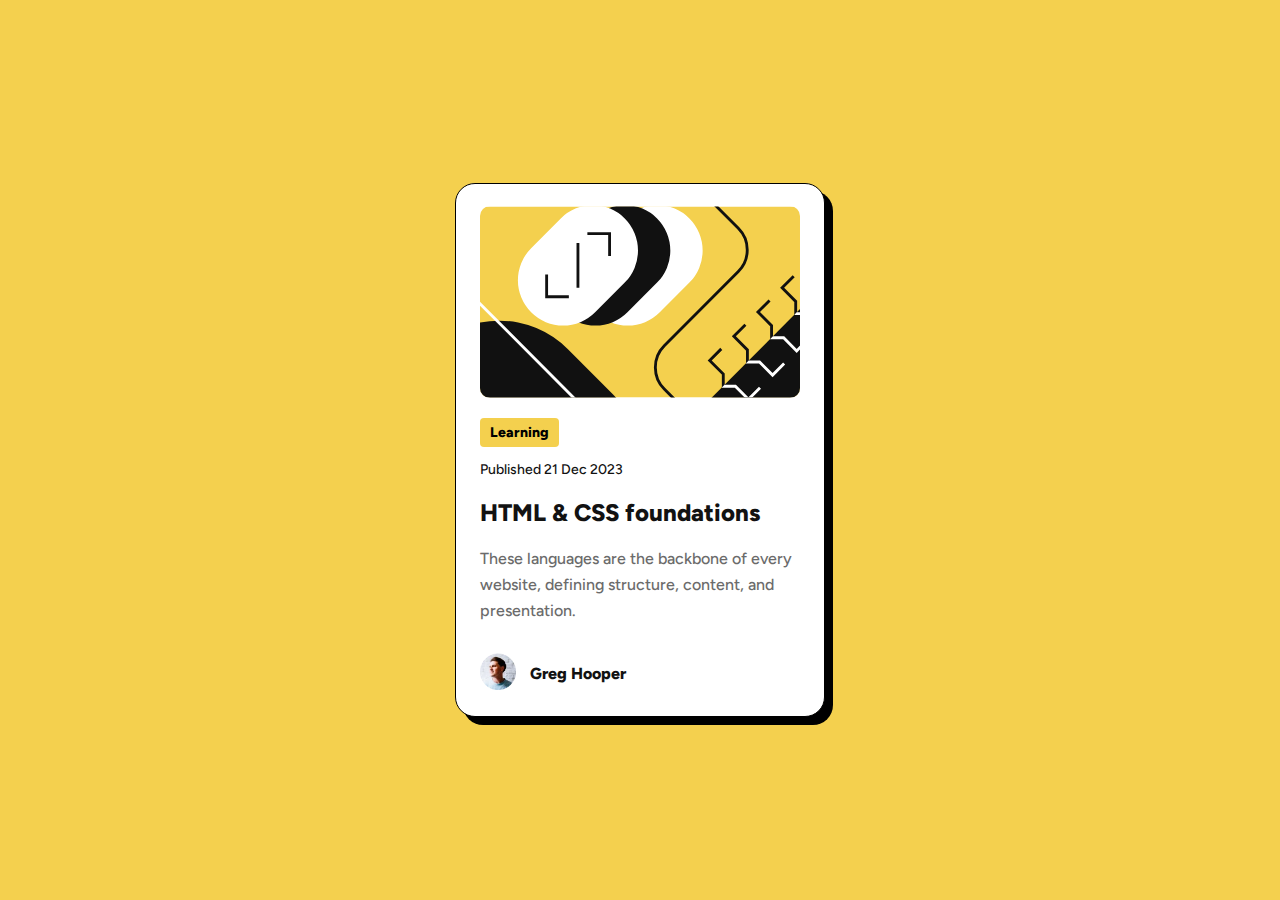
<file: BlogPreviewComponent/index.html>
<!DOCTYPE html>
<html lang="en">
  <head>
    <meta charset="UTF-8" />
    <meta name="viewport" content="width=device-width, initial-scale=1.0" />

    <link rel="stylesheet" href="style.css" />

    <link
      rel="icon"
      type="image/png"
      sizes="32x32"
      href="./assets/images/favicon-32x32.png"
    />

    <title>Frontend Mentor | Blog preview card</title>
  </head>
  <body>
    <div class="main__container">
      <div class="cover__img--container">
        <img src="assets/images/illustration-article.svg" alt="cover" />
      </div>
      <div class="blog">
        <div class="blog__type">
          <p>Learning</p>
        </div>
        <div class="publish__date">
          <p>Published 21 Dec 2023</p>
        </div>
        <div class="blog__content">
          <h2>HTML & CSS foundations</h2>
          <p>
            These languages are the backbone of every website, defining
            structure, content, and presentation.
          </p>
        </div>
        <div class="blog__author">
          <div class="blog__author--image">
            <img src="assets/images/image-avatar.webp" alt="author" />
          </div>
          <div class="blog__author--name">
            <p>Greg Hooper</p>
          </div>
        </div>
      </div>
    </div>
  </body>
</html>
</file>
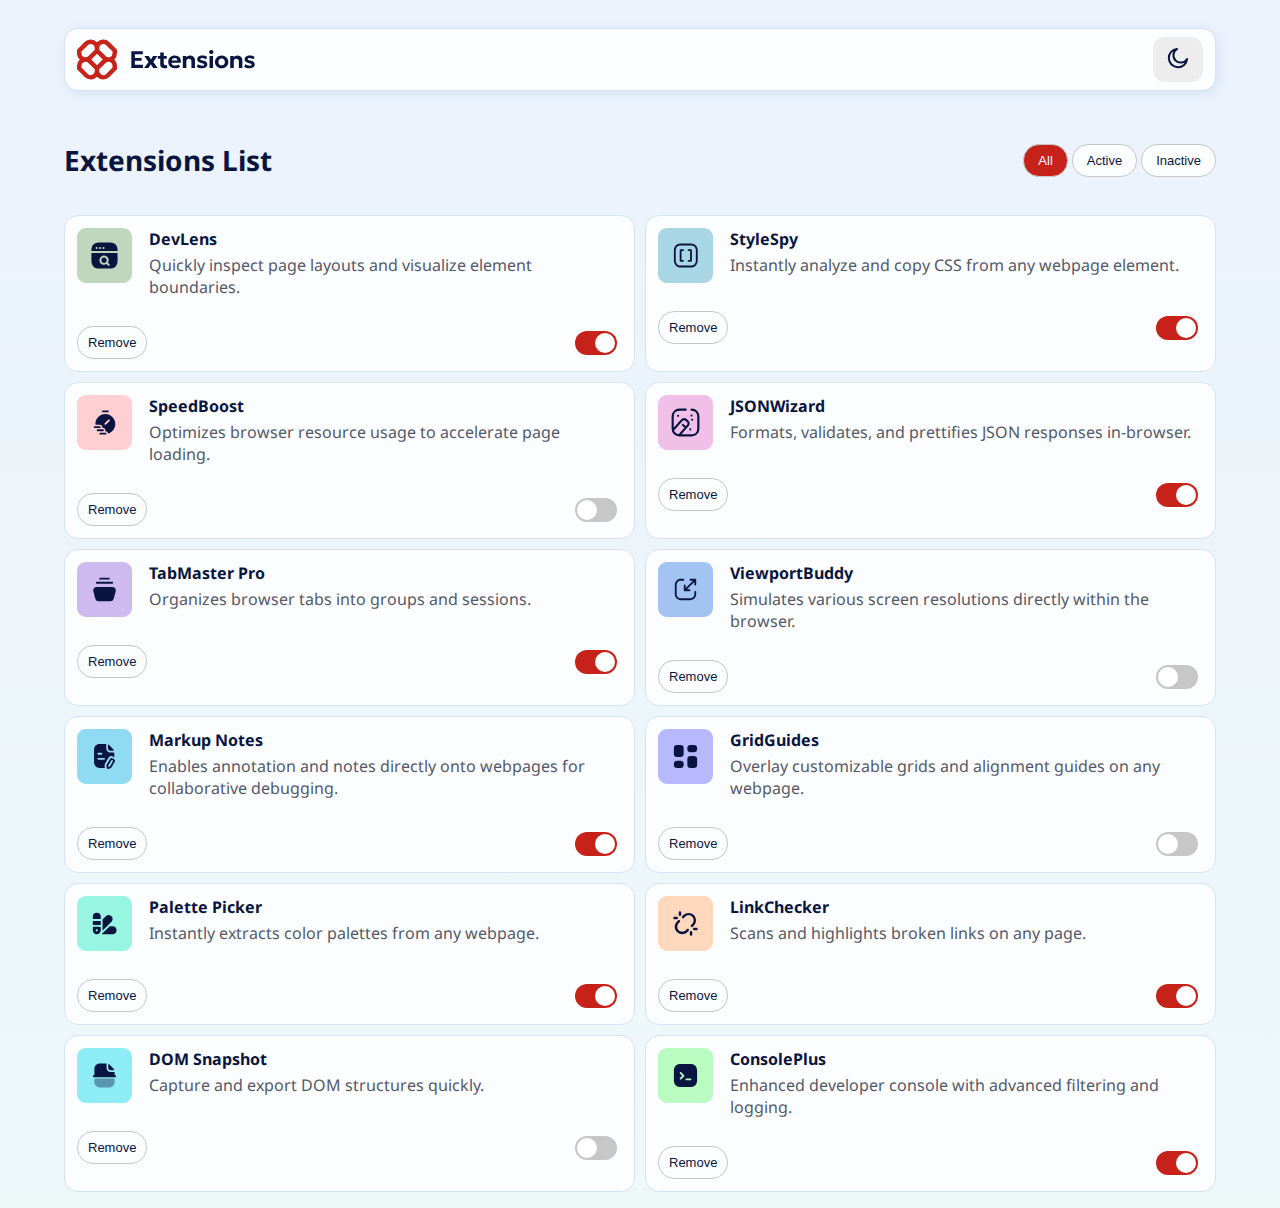
<file: ExtensionManager/index.html>
<!DOCTYPE html>
<html lang="en">
    <head>
        <meta charset="UTF-8" />
        <meta name="viewport" content="width=device-width, initial-scale=1.0" />

        <link
            rel="icon"
            type="image/png"
            sizes="32x32"
            href="./assets/images/favicon-32x32.png"
        />

        <link rel="stylesheet" href="style.css" />

        <title>Frontend Mentor | Browser extensions manager UI</title>
    </head>
    <body>
        <div class="main__container">
            <div class="nav__bar">
                <img src="assets/images/logo.svg" />
                <button class="mode__toggle">
                    <img src="assets/images/icon-moon.svg" alt="mode" />
                </button>
            </div>
            <div class="filter__container">
                <h1>Extensions List</h1>
                <div class="filter__options">
                    <button
                        class="filter__btn filter--all active"
                        type="submit"
                    >
                        All
                    </button>
                    <button class="filter__btn filter--active" type="submit">
                        Active
                    </button>
                    <button class="filter__btn filter--inactive" type="submit">
                        Inactive
                    </button>
                </div>
            </div>
            <div class="extensions__container"></div>
        </div>
        <script src="script.js"></script>
    </body>
</html>
</file>
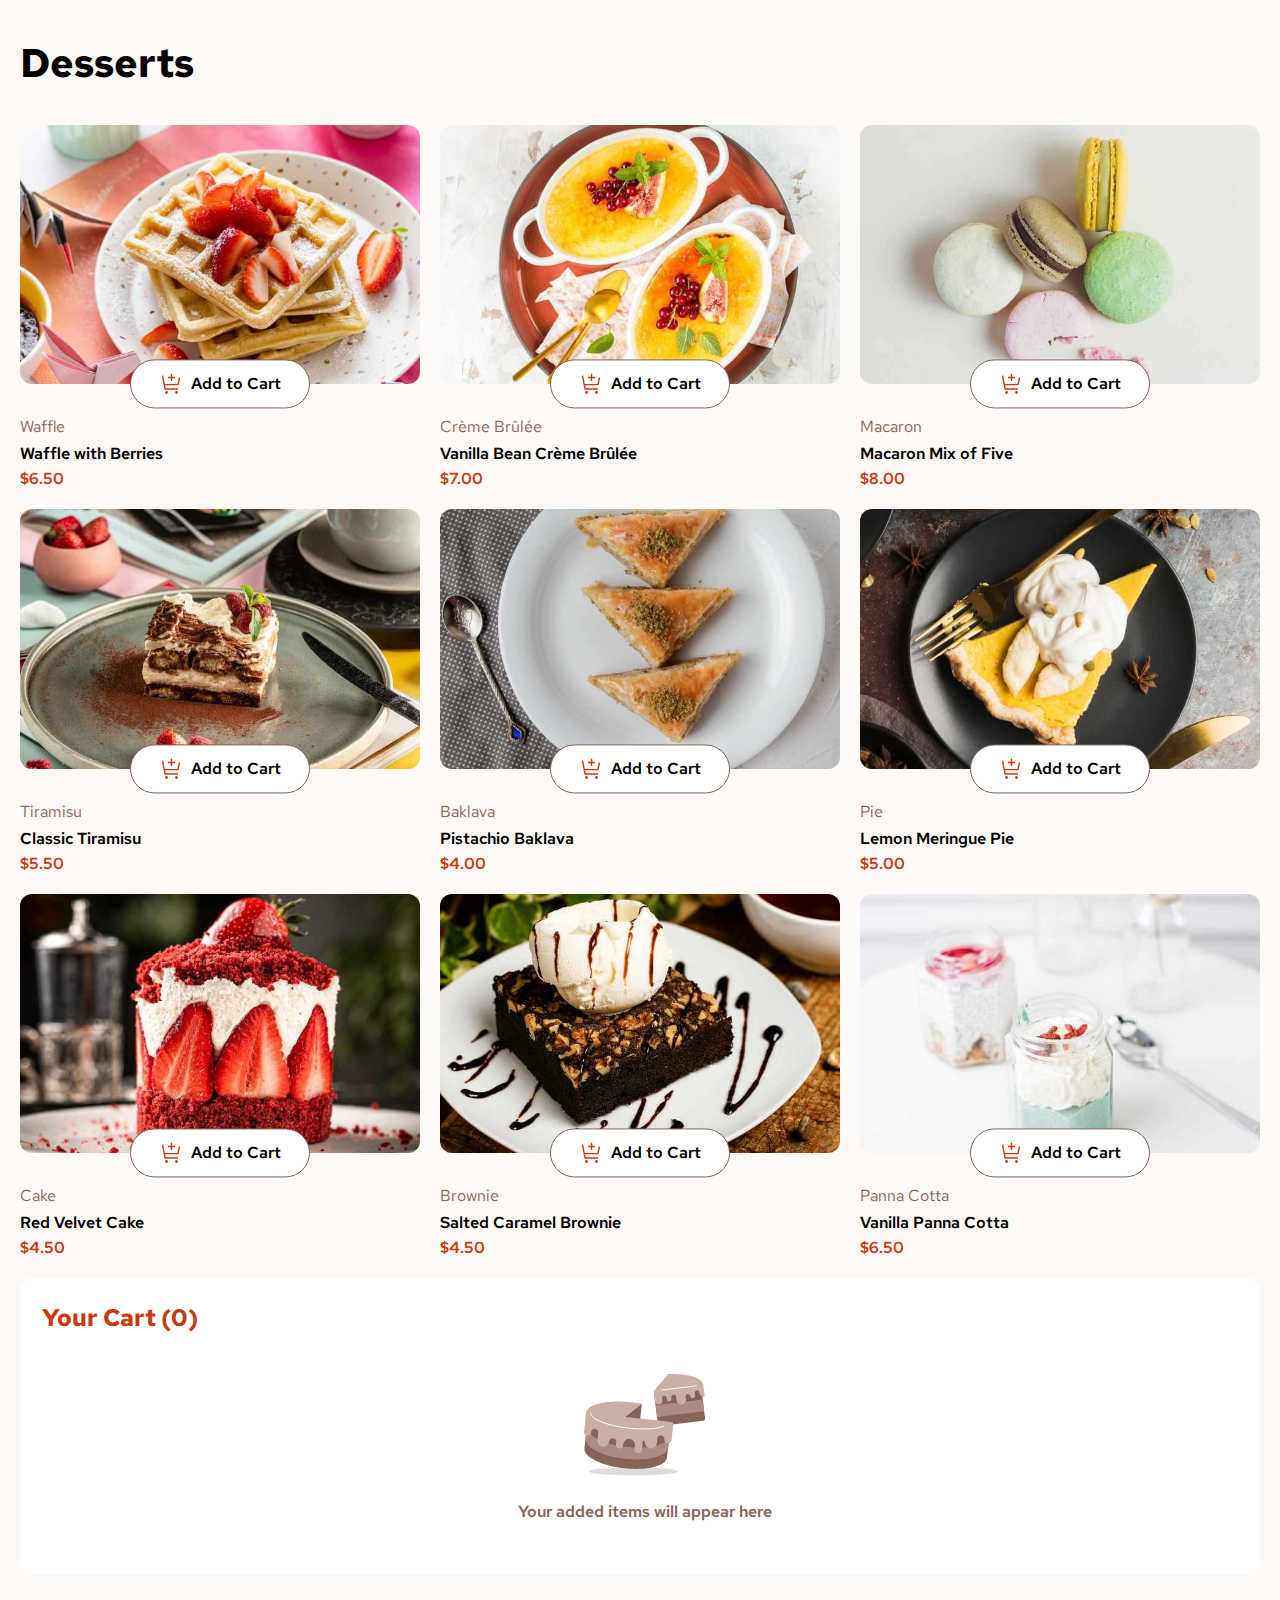
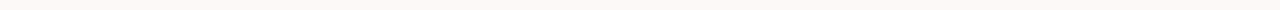
<file: FoodShoppingCart/index.html>
<!DOCTYPE html>
<html lang="en">
  <head>
    <meta charset="UTF-8" />
    <meta name="viewport" content="width=device-width, initial-scale=1.0" />

    <link
      rel="icon"
      type="image/png"
      sizes="32x32"
      href="./assets/images/favicon-32x32.png"
    />

    <link rel="stylesheet" href="style.css" />

    <title>Frontend Mentor | Product list with cart</title>
  </head>
  <body>
    <div class="main__container">
      <div class="products__container--grid">
        <h1>Desserts</h1>
      </div>

      <div class="cart__container">
        <h2>Your Cart (0)</h2>
        <div class="cart__details">
          <img src="assets/images/illustration-empty-cart.svg" alt="empty" />
          <p>Your added items will appear here</p>
        </div>
      </div>
    </div>

    <script src="script.js"></script>
  </body>
</html>
</file>
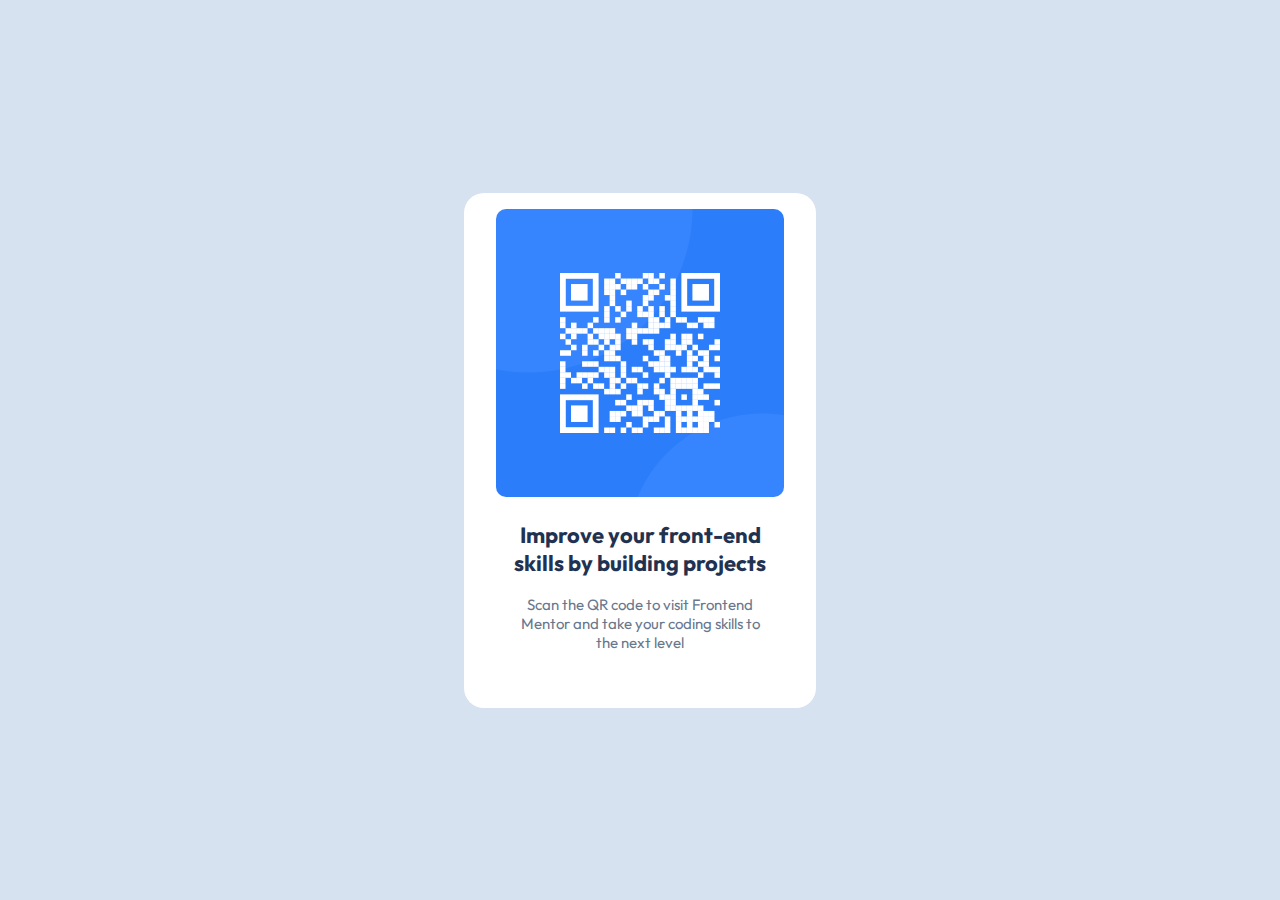
<file: QRcodeComponent/index.html>
<!DOCTYPE html>
<html lang="en">
  <head>
    <meta charset="UTF-8" />
    <meta name="viewport" content="width=device-width, initial-scale=1.0" />

    <link
      rel="icon"
      type="image/png"
      sizes="32x32"
      href="./images/favicon-32x32.png"
    />

    <link rel="stylesheet" href="style.css" />

    <title>Frontend Mentor | QR code component</title>
  </head>
  <body>
    <div class="main__container">
      <img
        class="QR__image"
        src="images/image-qr-code.png"
        alt="frontEndMentorQRcode"
      />
      <div class="QR__purpose">
        <h2 class="QR__purpose--header">
          Improve your front-end skills by building projects
        </h2>
        <p class="QR__purpose--paragraph">
          Scan the QR code to visit Frontend Mentor and take your coding skills
          to the next level
        </p>
      </div>
    </div>
  </body>
</html>
</file>
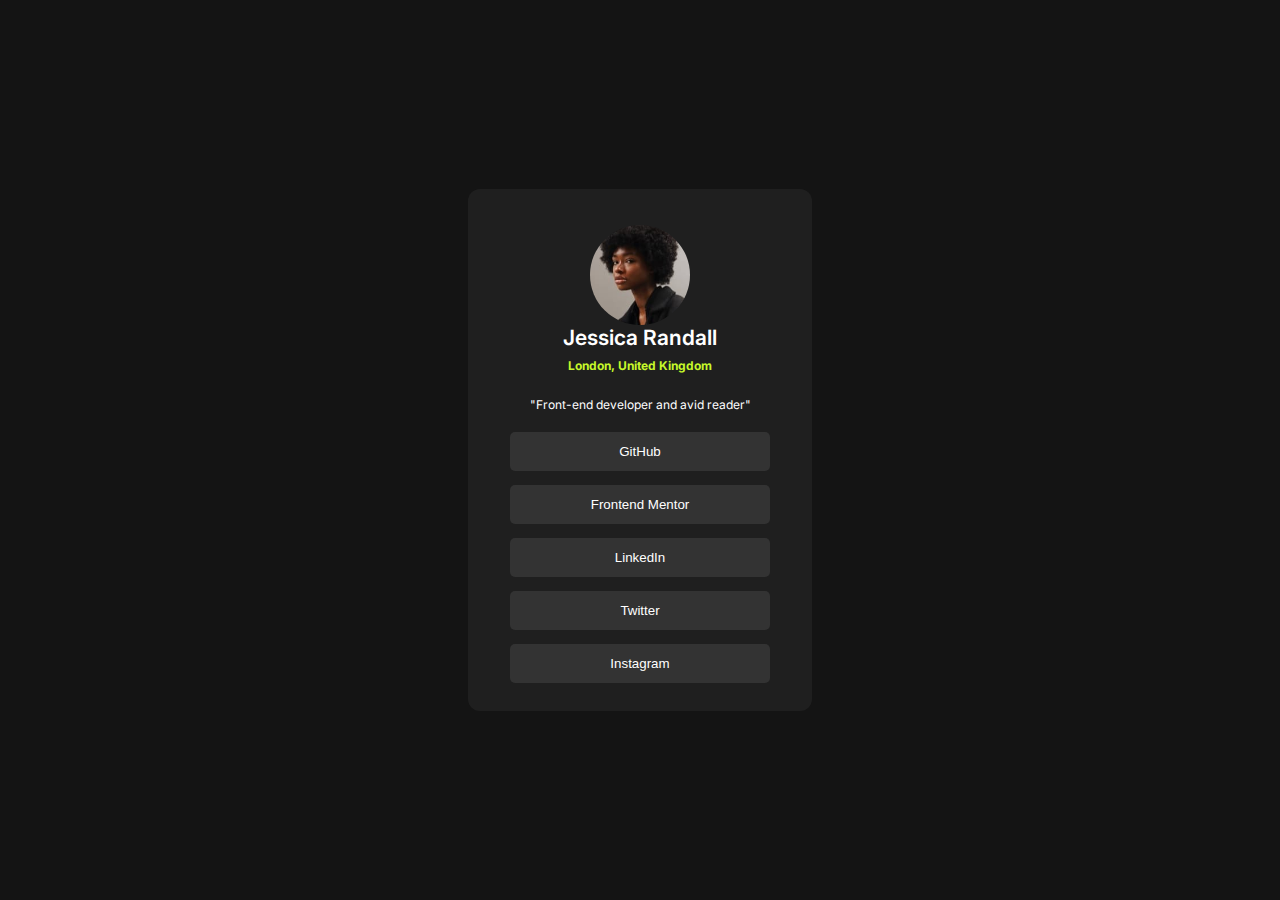
<file: SocialLinksComponent/index.html>
<!DOCTYPE html>
<html lang="en">
  <head>
    <meta charset="UTF-8" />
    <meta name="viewport" content="width=device-width, initial-scale=1.0" />

    <link
      rel="icon"
      type="image/png"
      sizes="32x32"
      href="./assets/images/favicon-32x32.png"
    />

    <link rel="stylesheet" href="style.css" />

    <title>Frontend Mentor | Social links profile</title>
  </head>
  <body>
    <div class="main__container">
      <div class="profile__picture">
        <img src="assets/images/avatar-jessica.jpeg" alt="picture" />
      </div>

      <div class="user__details">
        <h2>Jessica Randall</h2>
        <p class="location">London, United Kingdom</p>
        <p class="description">"Front-end developer and avid reader"</p>
      </div>

      <div class="social__links">
        <button type="submit" href="#">GitHub</button>
        <button type="submit" href="#">Frontend Mentor</button>
        <button type="submit" href="#">LinkedIn</button>
        <button type="submit" href="#">Twitter</button>
        <button type="submit" href="#">Instagram</button>
      </div>
    </div>
  </body>
</html>
</file>
<file: BlogPreviewComponent/style.css>
@import url("https://fonts.googleapis.com/css2?family=Figtree:ital,wght@0,300..900;1,300..900&display=swap");

:root {
  --primary-background-color: hsl(47, 88%, 63%);
  --secondary-background-color: hsl(0, 0%, 100%);
  --primary-subtitle-color: hsl(0, 0%, 7%);
  --primary-subcontent-color: hsl(0, 0%, 42%);
}

html,
body {
  margin: 0;
}

body {
  height: 100vh;
  background-color: var(--primary-background-color);
  font-family: "Figtree";
  display: flex;
  align-items: center;
  justify-content: center;
}

.main__container {
  border: 1px solid black;
  border-radius: 20px;
  background-color: var(--secondary-background-color);
  width: fit-content;
  padding: 22px 14px;
  width: 340px;
  box-shadow: 8px 8px black;
}

.cover__img--container {
  display: flex;
  justify-content: center;
}

.cover__img--container img {
  width: 320px;
  border-radius: 10px;
}

.blog {
  padding: 10px 10px 0 10px;
}

.blog__type {
  background-color: var(--primary-background-color);
  font-weight: 800;
  font-size: 14px;
  width: fit-content;
  border: 1px solid none;
  margin-top: 10px;
  padding: 6px 10px;
  border-radius: 4px;
}

.blog__type p,
.blog__author--name p {
  margin: 0;
}

.publish__date p {
  color: var(--primary-subtitle-color);
  font-size: 14px;
  font-weight: 500;
}

.blog__content h2 {
  font-weight: 800;
  color: var(--primary-subtitle-color);
}

.blog__content p {
  line-height: 1.6;
  color: var(--primary-subcontent-color);
  font-size: 16px;
  font-weight: 500;
}

.blog__author {
  margin-top: 30px;
  display: grid;
  grid-template-columns: 50px 1fr;
}

.blog__author--image {
  width: fit-content;
}

.blog__author--image img {
  width: 36px;
}

.blog__author--name {
  display: flex;
  align-items: center;
  font-weight: 800;
  color: var(--primary-subtitle-color);
}

@media only screen and (max-width: 375px) {
  .main__container {
    width: 320px;
  }
}
</file>
<file: ExtensionManager/style.css>
@import url('https://fonts.googleapis.com/css2?family=Noto+Sans:ital,wght@0,100..900;1,100..900&display=swap');

:root {
    --primary-bg-color: linear-gradient(180deg, #ebf2fc 0%, #eef8f9 100%);
    --red-400: hsl(3, 86%, 64%);
    --red-500: hsl(3, 71%, 56%);
    --red-700: hsl(3, 77%, 44%);
    --Neutral-900: hsl(227, 75%, 14%);
    --Neutral-800: hsl(226, 25%, 17%);
    --Neutral-700: hsl(225, 23%, 24%);
    --Neutral-600: hsl(226, 11%, 37%);
    --Neutral-300: hsl(0, 0%, 78%);
    --Neutral-200: hsl(217, 61%, 90%);
    --Neutral-100: hsl(0, 0%, 93%);
    --Neutral-0: hsl(200, 60%, 99%);
}

html,
body {
    margin: 0;
    padding: 0;
    box-sizing: border-box;
    font-family: 'Noto Sans';
    background-image: var(--primary-bg-color);
}

body {
    height: 100%;
}

.main__container {
    padding: 28px 64px 16px 64px;
    box-sizing: border-box;
}

.nav__bar {
    border: 1px solid var(--Neutral-200);
    box-shadow: 3px 3px 12px var(--Neutral-200);
    display: flex;
    justify-content: space-between;
    padding: 8px 12px;
    border-radius: 14px;
    background-color: var(--Neutral-0);
    box-sizing: border-box;
}

.nav__bar button {
    border-radius: 12px;
    border: none;
    padding: 10px 14px;
    background-color: var(--Neutral-100);
    cursor: pointer;
}

.filter__container {
    display: flex;
    flex-wrap: wrap;
    justify-content: space-between;
    align-items: center;
    padding-top: 50px;
}

.filter__container h1 {
    margin: 0;
    color: var(--Neutral-900);
    font-size: 28px;
}

p,
h4 {
    margin: 0;
}

.extensions__container {
    display: grid;
    grid-template-columns: repeat(auto-fit, minmax(min(400px, 100%), 1fr));
    gap: 10px;
    justify-content: center;
    padding-top: 36px;
}

.extension {
    border: 1px solid var(--Neutral-200);
    border-radius: 14px;
    padding: 12px;
    background-color: var(--Neutral-0);
}

.extension__details img {
    width: 55px;
}

.extension__details {
    display: grid;
    grid-template-columns: 64px 1fr;
    column-gap: 8px;
}

.extension__details--inner p {
    margin-top: 4px;
    color: var(--Neutral-600);
}

.extension__details--inner h4 {
    color: var(--Neutral-900);
}

.extension__action {
    padding: 28px 12px 0 0;
    display: flex;
    justify-content: space-between;
    align-items: center;
}

.extension__action button,
.filter__container button {
    border-radius: 16px;
    border: 1px solid var(--Neutral-300);
    color: var(--Neutral-900);
    font-size: 13px;
    font-weight: 400;
    padding: 8px 10px;
    background-color: var(--Neutral-0);
    cursor: pointer;
}

.toggle-switch {
    position: relative;
    display: inline-block;
    width: 42px;
    height: 24px;
    cursor: pointer;
}

.toggle-switch input {
    opacity: 0;
    width: 0;
    height: 0;
}

.slider {
    position: absolute;
    cursor: pointer;
    background-color: var(--Neutral-300);
    border-radius: 24px;
    width: 100%;
    height: 100%;
    transition: background-color 0.3s;
}

.slider::before {
    content: '';
    position: absolute;
    height: 20px;
    width: 20px;
    left: 2px;
    bottom: 2px;
    background-color: white;
    border-radius: 50%;
    transition: transform 0.3s;
}

.toggle-switch input:checked + .slider {
    background-color: var(--red-700);
}

.toggle-switch input:checked + .slider::before {
    transform: translateX(18px);
}

.extension__action .slider:active,
.nav__bar button:active,
.filter__options button:active {
    border: 1px solid var(--red-500);
}

.extension__action button:active {
    border: 1px solid var(--red-700);
}

.nav__bar button:hover,
.extension__action button:hover {
    background-color: #f2f2f2;
}

.filter__options .active {
    background-color: var(--red-700);
    color: var(--Neutral-0);
}

.filter__options button {
    padding: 8px 14px;
}

@media only screen and (max-width: 600px) {
    .main__container {
        padding: 28px 10px 16px 10px;
    }
    .filter__container {
        justify-content: center;
    }
    .filter__container .filter__options {
        padding-top: 8px;
    }
}
</file>
<file: FoodShoppingCart/style.css>
@import url("https://fonts.googleapis.com/css2?family=Red+Hat+Text:ital,wght@0,300..700;1,300..700&display=swap");

.html,
body {
  margin: 0;
  padding: 0;
  box-sizing: border-box;
}

body {
  height: 100%;
  padding: 36px 20px;
  font-family: "Red Hat Text";
  background-color: hsl(20, 50%, 98%);
}

p,
h1,
h2 {
  margin: 0;
}

.main__container {
  display: grid;
}

.products__container--grid {
  display: grid;
  grid-template-columns: repeat(auto-fit, minmax(350px, 1fr));
  gap: 20px;
  justify-content: center;
}

.products__container--grid h1 {
  font-weight: 700;
  font-size: 40px;
  padding-bottom: 16px;
}

.products__container--grid > :first-child {
  grid-column: 1 / -1;
}

.product__preview .product__preview--thumbnail {
  position: relative;
}

.product__preview .product__preview--thumbnail img {
  width: 100%;
  height: 100%;
  display: block;
  border-radius: 12px;
  object-fit: cover;
}

.product__add {
  position: absolute;
  bottom: 0;
  right: 50%;
  transform: translate(50%, 50%);
  background-color: white;
  border: 1px solid hsl(12, 20%, 44%);
  border-radius: 30px;
  padding: 12px 28px;
  display: flex;
  justify-content: center;
  align-items: center;
  cursor: pointer;
}

.product__preview--thumbnail .product__add p {
  display: inline-block;
  font-weight: 600;
}

.product__preview--thumbnail .product__add img {
  width: 24px;
  display: inline;
  padding-right: 8px;
}

.cart__container {
  background-color: white;
  margin: 0 auto;
  border-radius: 12px;
  width: 100%;
  height: fit-content;
  margin-top: 20px;
  padding: 24px 12px 52px 22px;
  box-sizing: border-box;
}

.cart__container h2 {
  margin-bottom: 28px;
  color: hsl(14, 86%, 42%);
}

.cart__container .cart__details {
  display: flex;
  flex-direction: column;
  align-items: center;
}

.cart__details p {
  margin-top: 12px;
  font-weight: 600;
  color: hsl(12, 20%, 44%);
}

.product__preview--details .product__type {
  color: hsl(12, 20%, 44%);
  padding: 32px 0 6px 0;
}

.product__preview--details .product__name {
  font-weight: 600;
  padding-bottom: 4px;
}

.product__preview--details .product__price {
  color: hsl(14, 86%, 42%);
  font-weight: 600;
}

@media (min-width: 1440px) {
  body {
    padding: 72px 92px 36px 92px;
  }
  .main__container {
    grid-template-columns: 70% 30%;
    column-gap: 30px;
  }
  .products__container--grid {
    grid-template-columns: repeat(3, 1fr);
  }
  .product__preview .product__preview--thumbnail {
    aspect-ratio: 1 / 1;
    position: relative;
  }
  .product__add {
    width: 60%;
    padding: 12px 0;
  }
}
</file>
<file: QRcodeComponent/style.css>
@import url("https://fonts.googleapis.com/css2?family=Outfit:wght@100..900&display=swap");

:root {
  --primary-bg-color: hsl(212, 45%, 89%);
  --secondary-bg-color: hsl(0, 0%, 100%);
  --primary-header-color: hsl(218, 44%, 22%);
  --primary-paragraph-color: hsl(216, 15%, 48%);
}

body {
  font-family: "Outfit";
  background-color: var(--primary-bg-color);
  height: 100vh;
  margin: 0;
  display: flex;
  justify-content: center;
  align-items: center;
}

.main__container {
  background-color: var(--secondary-bg-color);
  height: 499px;
  width: 320px;
  padding: 16px 16px 0 16px;
  border-radius: 20px;
}

.QR__image {
  width: 288px;
  border-radius: 10px;
  display: block;
  margin: 0 auto;
}

.QR__purpose {
  text-align: center;
  padding: 0 16px;
}

.QR__purpose--header {
  color: var(--primary-header-color);
  font-size: 22px;
  font-weight: 700;
  margin-top: 24px;
}

.QR__purpose--paragraph {
  color: var(--primary-paragraph-color);
  font-size: 15px;
  font-weight: 400;
  margin-top: 16px;
  padding: 0 16px;
}

.attribution {
  font-size: 11px;
  text-align: center;
}
.attribution a {
  color: hsl(228, 45%, 44%);
}
</file>
<file: SocialLinksComponent/style.css>
@import url("https://fonts.googleapis.com/css2?family=Inter:ital,opsz,wght@0,14..32,100..900;1,14..32,100..900&display=swap");

html,
body {
  margin: 0;
  font-family: "Inter";
  background-color: hsl(0, 0%, 8%);
  color: hsl(0, 0%, 100%);
}

body {
  height: 100vh;
  display: flex;
  justify-content: center;
  align-items: center;
  font-size: 14px;
}

.main__container {
  background-color: hsl(0, 0%, 12%);
  border-radius: 12px;
  width: 300px;
  padding: 0px 22px 28px 22px;
}

.profile__picture {
  margin-top: 36px;
}

.profile__picture img {
  display: block;
  margin: 0 auto;
  border-radius: 50%;
  width: 100px;
}

.user__details {
  text-align: center;
}

.user__details h2 {
  font-weight: 600;
  margin: 0;
}

.user__details .location {
  color: hsl(75, 94%, 57%);
  font-size: 12px;
  margin: 8px;
  font-weight: 700;
}

.user__details p {
  font-size: 12px;
  font-weight: 400;
  margin: 24px 0 20px 0;
}

.social__links {
  display: flex;
  flex-direction: column;
  gap: 14px;
  padding: 0 20px;
}

.social__links button {
  background-color: hsl(0, 0%, 20%);
  color: hsl(0, 0%, 100%);
  font-weight: 400;
  border-radius: 5px;
  border: none;
  padding: 12px 0;
}

.social__links button:active {
  background-color: hsl(75, 94%, 57%);
  color: hsl(0, 0%, 12%);
}
</file>
